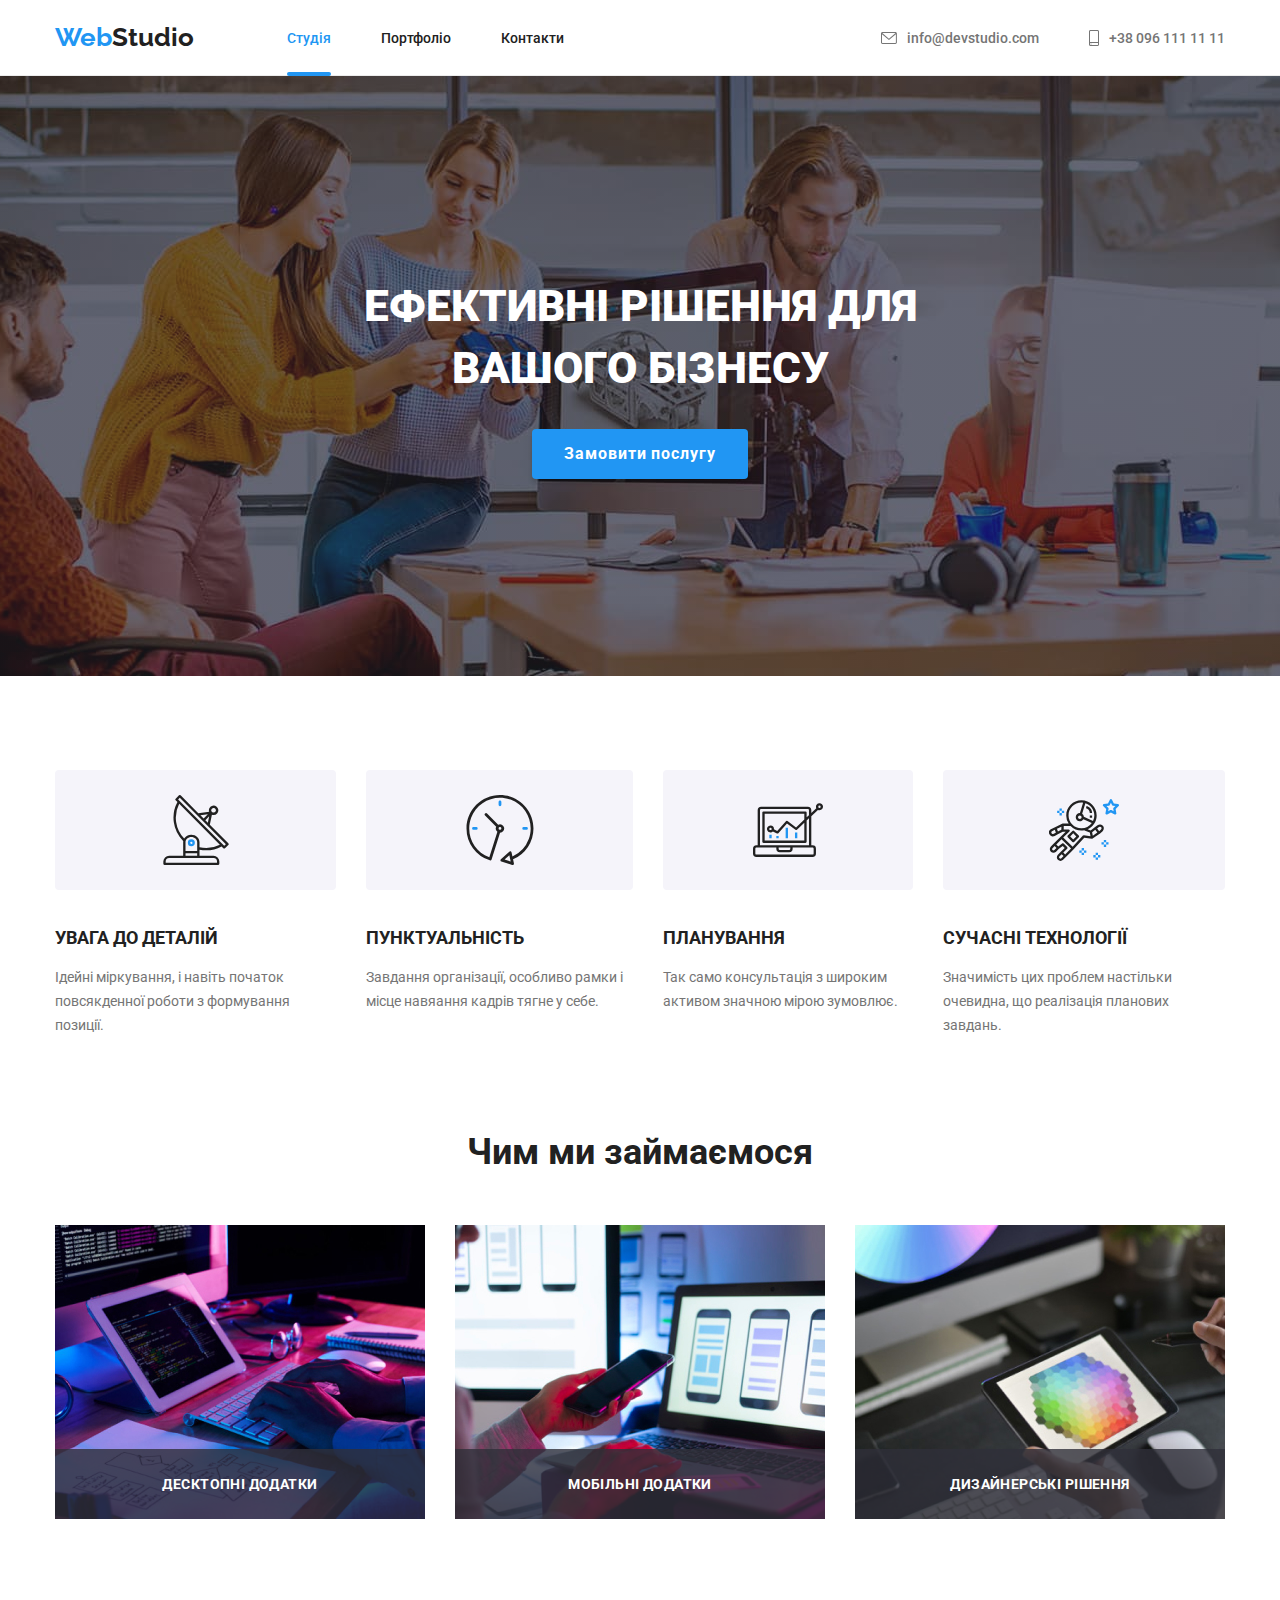
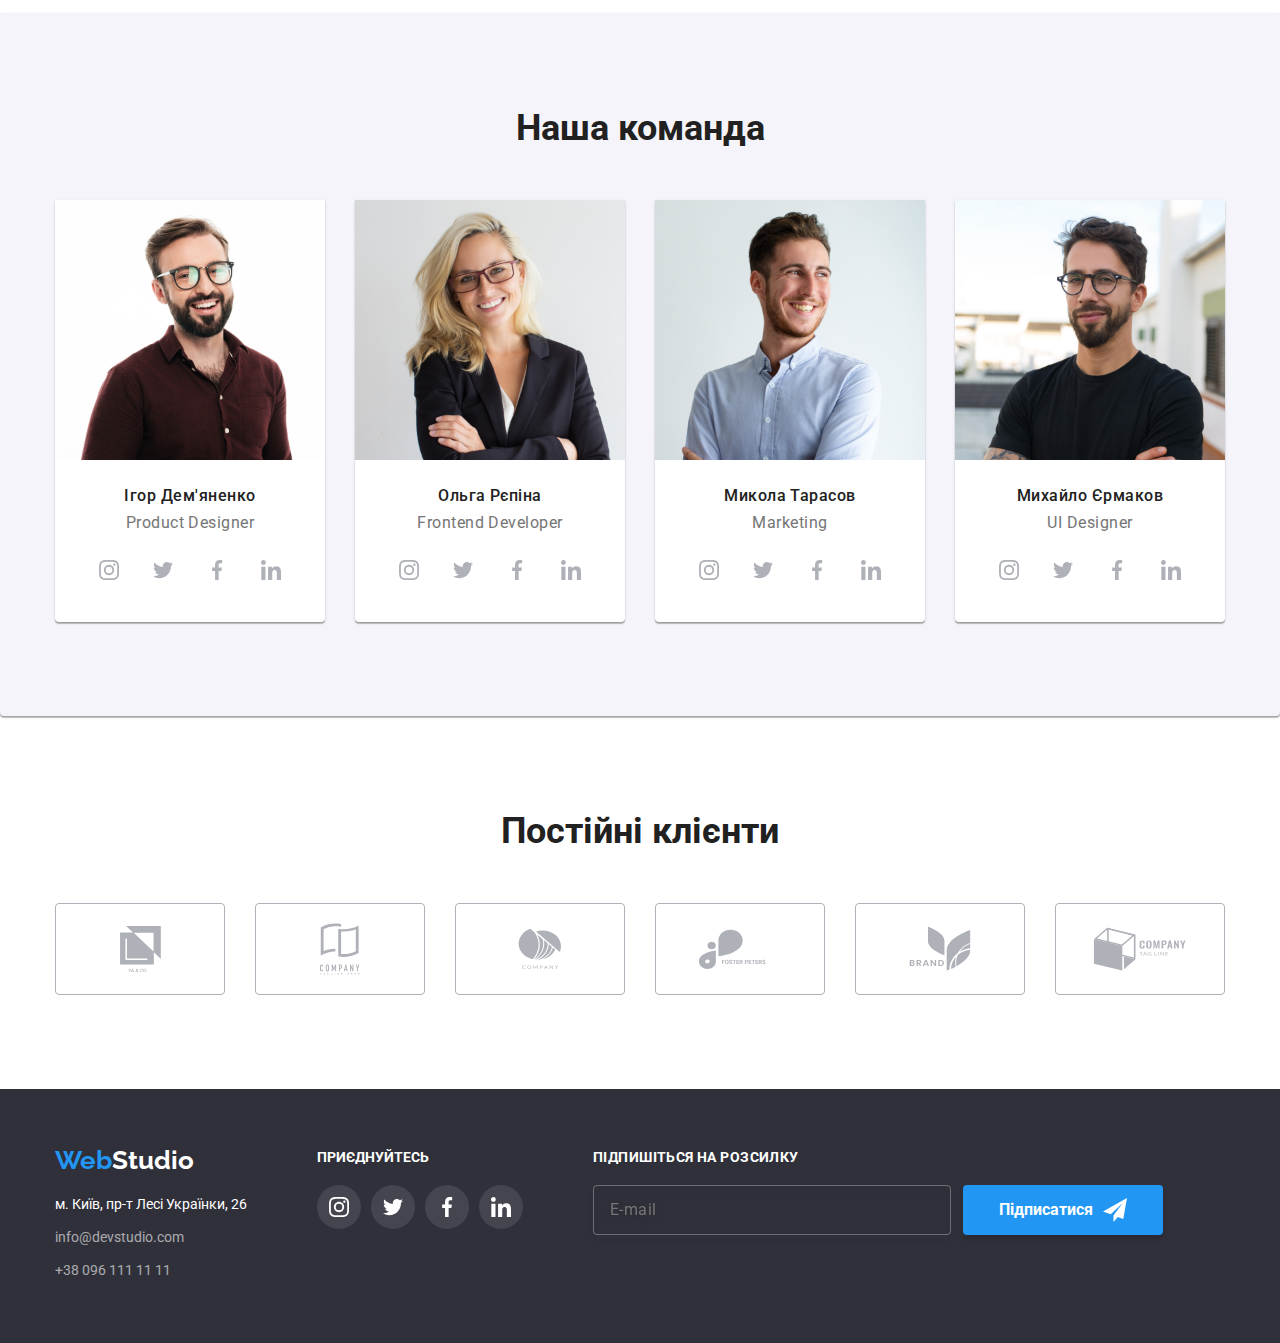
<file: index.html>
<!DOCTYPE html>
<html lang="uk">
  <head>
    <meta charset="UTF-8" />
    <meta http-equiv="X-UA-Compatible" content="IE=edge" />
    <meta name="viewport" content="width=device-width, initial-scale=1.0" />
    <link rel="preconnect" href="https://fonts.googleapis.com" />
    <link rel="preconnect" href="https://fonts.gstatic.com" crossorigin />
    <link
      href="https://fonts.googleapis.com/css2?family=Raleway:wght@700&display=swap"
      rel="stylesheet"
    />
    <link rel="preconnect" href="https://fonts.googleapis.com" />
    <link rel="preconnect" href="https://fonts.gstatic.com" crossorigin />
    <link
      href="https://fonts.googleapis.com/css2?family=Roboto:wght@400;500;700;900&display=swap"
      rel="stylesheet"
    />
    <link
      rel="stylesheet"
      href="https://cdnjs.cloudflare.com/ajax/libs/modern-normalize/1.1.0/modern-normalize.min.css"
    />
    <link rel="stylesheet" href="./css/main.min.css" />
    <title>Студія</title>
  </head>
  <body>
    <!-- Шапка сайта -->
    <header class="header">
      <div class="container header-nav"> 
        <nav class="header-nav">
          <a class="logo header-logo" href="/" lang="en"
            >Web<span class="header-logo-text">Studio</span></a
          >
          <ul class="header-nav-list">
            <li class="header-nav-list__item"><a class="link active" href="/">Студія</a></li>
            <li class="header-nav-list__item">
              <a class="link" href="./portfolio.html">Портфоліо</a>
            </li>
            <li class="header-nav-list__item"><a class="link" href="/">Контакти</a></li>
          </ul>
        </nav>
        <ul class="header-contacts">
          <li class="header-contacts__item">
            <a class="link header-contacts__mail-link" href="mailto:info@devstudio.com">
              <svg width="16" height="12" class="header-contacts__icon">
                <use
                  href="./images/icons.svg/symbol-defs.svg#icon-icon-mail"
                ></use>
              </svg>
              info@devstudio.com</a
            >
          </li>
          <li class="header-contacts__item">
            <a class="link header-contacts__phone-link" href="tel:+380961111111">
              <svg width="10px" height="16px" class="header-contacts__icon">
                <use
                  href="./images/icons.svg/symbol-defs.svg#icon-icon-smartphone"
                ></use>
              </svg>
              +38 096 111 11 11</a
            >
          </li>
        </ul>
      </div>
    </header>

    <main>
      <!-- Замовити послугу за допомогою кнопки -->
      <div class="overlay">
        <section class="hero">
          <div class="container">
            <h1 class="hero__title">Ефективні рішення для вашого бізнесу</h1>
            <button class="hero__button" type="button" data-modal-open>
              Замовити послугу
            </button>
          </div>
        </section>
      </div>
      <!-- Наша перевага -->
      <section class="benefits">
        <div class="container">
          <h2 class="unvisible-title">Наша перевага</h2>
          <ul class="benefits__list">
            <li class="benefits__item">
              <div class="benefits__icon">
                <svg width="70" height="70" class="benefits__icon__item">
                  <use
                    href="./images/icons.svg/symbol-defs.svg#icon-antenna"
                  ></use>
                </svg>
              </div>
              <h3 class="benefits__subtitle">Увага до деталій</h3>
              <p class="benefits__paragraph">
                Ідейні міркування, і навіть початок повсякденної роботи з
                формування позиції.
              </p>
            </li>
            <li class="benefits__item">
              <div class="benefits__icon">
                <svg width="70" height="70" class="benefits__icon__item">
                  <use
                    href="./images/icons.svg/symbol-defs.svg#icon-clock"
                  ></use>
                </svg>
              </div>
              <h3 class="benefits__subtitle">Пунктуальність</h3>
              <p class="benefits__paragraph">
                Завдання організації, особливо рамки і місце навяання кадрів
                тягне у себе.
              </p>
            </li>
            <li class="benefits__item">
              <div class="benefits__icon">
                <svg width="70" height="70" class="benefits__icon__item">
                  <use
                    href="./images/icons.svg/symbol-defs.svg#icon-diagram"
                  ></use>
                </svg>
              </div>
              <h3 class="benefits__subtitle">Планування</h3>
              <p class="benefits__paragraph">
                Так само консультація з широким активом значною мірою зумовлює.
              </p>
            </li>
            <li class="benefits__item">
              <div class="benefits__icon">
                <svg width="70" height="70" class="benefits__icon__item">
                  <use
                    href="./images/icons.svg/symbol-defs.svg#icon-astronaut"
                  ></use>
                </svg>
              </div>
              <h3 class="benefits__subtitle">Сучасні технології</h3>
              <p class="benefits__paragraph">
                Значимість цих проблем настільки очевидна, що реалізація
                планових завдань.
              </p>
            </li>
          </ul>
        </div>
      </section>
      <!-- Чим ми займаємося -->
      <section class="what-we-do">
        <div class="container">
          <h2 class="what-we-do__title">Чим ми займаємося</h2>
          <ul class="what-we-do__list">
            <li>
              <div class="what-we-do__label">
                <img
                  src="./images/img1sq.jpeg"
                  alt="Чоловік пише код"
                  width="370"
                />
                <p class="what-we-do__paragraph">Десктопні додатки</p>
              </div>
            </li>
            <li>
              <div class="what-we-do__label">
                <img
                  src="./images/img2sq.jpeg"
                  alt="Дівчина з телефоном у руці перевіряє щось на екрані монітора"
                  width="370"
                />
                <p class="what-we-do__paragraph">Мобільні додатки</p>
              </div>
            </li>
            <li>
              <div class="what-we-do__label">
                <img
                  src="./images/imgsq.jpeg"
                  alt="Планшет з зображенням растових кольорів"
                  width="370"
                />
                <p class="what-we-do__paragraph">Дизайнерські рішення</p>
              </div>
            </li>
          </ul>
        </div>
      </section>
      <!-- Наша команда -->
      <section class="team">
        <div class="container">
          <h2 class="team__title">Наша команда</h2>
          <ul class="team__list">
            <li class="team__item">
              <img
                src="./images/imgt1sq.jpeg"
                alt="Ігор Дем'яненко"
                width="270"
              />
              <div class="team-person">
                <h3 class="team-person__name">Ігор Дем'яненко</h3>
                <p class="team-person__profession" lang="en">Product Designer</p>
                <ul class="socials">
                  <li>
                    <a class="socials__icon" href="/">
                      <svg width="20" height="20" class="socials__link">
                        <use
                          href="./images/icons.svg/symbol-defs.svg#icon-instagram"
                        ></use>
                      </svg>
                    </a>
                  </li>
                  <li>
                    <a class="socials__icon" href="/">
                      <svg width="20" height="20" class="socials__link">
                        <use
                          href="./images/icons.svg/symbol-defs.svg#icon-twitter"
                        ></use>
                      </svg>
                    </a>
                  </li>
                  <li>
                    <a class="socials__icon" href="/">
                      <svg width="20" height="20" class="socials__link">
                        <use
                          href="./images/icons.svg/symbol-defs.svg#icon-facebook"
                        ></use>
                      </svg>
                    </a>
                  </li>
                  <li>
                    <a class="socials__icon" href="/">
                      <svg width="20" height="20" class="socials__link">
                        <use
                          href="./images/icons.svg/symbol-defs.svg#icon-linkedin"
                        ></use>
                      </svg>
                    </a>
                  </li>
                </ul>
              </div>
            </li>
            <li class="team__item">
              <img src="./images/imgt2sq.jpeg" alt="Ольга Рєпіна" width="270" />
              <div class="team-person">
                <h3 class="team-person__name">Ольга Рєпіна</h3>
                <p class="team-person__profession" lang="en">Frontend Developer</p>
                <ul class="socials">
                  <li>
                    <a class="socials__icon" href="/">
                      <svg width="20" height="20" class="socials__link">
                        <use
                          href="./images/icons.svg/symbol-defs.svg#icon-instagram"
                        ></use>
                      </svg>
                    </a>
                  </li>
                  <li>
                    <a class="socials__icon" href="/">
                      <svg width="20" height="20" class="socials__link">
                        <use
                          href="./images/icons.svg/symbol-defs.svg#icon-twitter"
                        ></use>
                      </svg>
                    </a>
                  </li>
                  <li>
                    <a class="socials__icon" href="/">
                      <svg width="20" height="20" class="socials__link">
                        <use
                          href="./images/icons.svg/symbol-defs.svg#icon-facebook"
                        ></use>
                      </svg>
                    </a>
                  </li>
                  <li>
                    <a class="socials__icon" href="/">
                      <svg width="20" height="20" class="socials__link">
                        <use
                          href="./images/icons.svg/symbol-defs.svg#icon-linkedin"
                        ></use>
                      </svg>
                    </a>
                  </li>
                </ul>
              </div>
            </li>
            <li class="team__item">
              <img
                src="./images/imgt3sq.jpeg"
                alt="Микола Тарасов"
                width="270"
              />
              <div class="team-person">
                <h3 class="team-person__name">Микола Тарасов</h3>
                <p class="team-person__profession" lang="en">Marketing</p>
                <ul class="socials">
                  <li>
                    <a class="socials__icon" href="/">
                      <svg width="20" height="20" class="socials__link">
                        <use
                          href="./images/icons.svg/symbol-defs.svg#icon-instagram"
                        ></use>
                      </svg>
                    </a>
                  </li>
                  <li>
                    <a class="socials__icon" href="/">
                      <svg width="20" height="20" class="socials__link">
                        <use
                          href="./images/icons.svg/symbol-defs.svg#icon-twitter"
                        ></use>
                      </svg>
                    </a>
                  </li>
                  <li>
                    <a class="socials__icon" href="/">
                      <svg width="20" height="20" class="socials__link">
                        <use
                          href="./images/icons.svg/symbol-defs.svg#icon-facebook"
                        ></use>
                      </svg>
                    </a>
                  </li>
                  <li>
                    <a class="socials__icon" href="/">
                      <svg width="20" height="20" class="socials__link">
                        <use
                          href="./images/icons.svg/symbol-defs.svg#icon-linkedin"
                        ></use>
                      </svg>
                    </a>
                  </li>
                </ul>
              </div>
            </li>
            <li class="team__item">
              <img
                src="./images/imgt4sq.jpeg"
                alt="Михайло Єрмаков"
                width="270"
              />
              <div class="team-person">
                <h3 class="team-person__name">Михайло Єрмаков</h3>
                <p class="team-person__profession" lang="en">UI Designer</p>
                <ul class="socials">
                  <li>
                    <a class="socials__icon" href="/">
                      <svg width="20" height="20" class="socials__link">
                        <use
                          href="./images/icons.svg/symbol-defs.svg#icon-instagram"
                        ></use>
                      </svg>
                    </a>
                  </li>
                  <li>
                    <a class="socials__icon" href="/">
                      <svg width="20" height="20" class="socials__link">
                        <use
                          href="./images/icons.svg/symbol-defs.svg#icon-twitter"
                        ></use>
                      </svg>
                    </a>
                  </li>
                  <li>
                    <a class="socials__icon">
                      <svg width="20" height="20" class="socials__link">
                        <use
                          href="./images/icons.svg/symbol-defs.svg#icon-facebook"
                        ></use>
                      </svg>
                    </a>
                  </li>
                  <li>
                    <a class="socials__icon" href="/">
                      <svg width="20" height="20" class="socials__link">
                        <use
                          href="./images/icons.svg/symbol-defs.svg#icon-linkedin"
                        ></use>
                      </svg>
                    </a>
                  </li>
                </ul>
              </div>
            </li>
          </ul>
        </div>
      </section>
      <section class="clients">
        <div class="container">
          <h2 class="clients__title">Постійні клієнти</h2>
          <ul class="clients__list">
            <li>
              <a href="/" class="clients__link clients__item">
                <svg width="41" height="46.7" class="clients__icon">
                  <use
                    href="./images/icons.svg/symbol-defs.svg#icon-company1"
                  ></use>
                </svg>
              </a>
            </li>
            <li>
              <a href="/" class="clients__link clients__item">
                <svg width="40" height="52" class="clients__icon">
                  <use
                    href="./images/icons.svg/symbol-defs.svg#icon-company2"
                  ></use>
                </svg>
              </a>
            </li>
            <li>
              <a href="/" class="clients__link clients__item">
                <svg width="43.46" height="41.18" class="clients__icon">
                  <use
                    href="./images/icons.svg/symbol-defs.svg#icon-company3"
                  ></use>
                </svg>
              </a>
            </li>
            <li>
              <a href="/" class="clients__link clients__item">
                <svg width="84.44" height="40.62" class="clients__icon">
                  <use
                    href="./images/icons.svg/symbol-defs.svg#icon-company4"
                  ></use>
                </svg>
              </a>
            </li>
            <li>
              <a href="/" class="clients__link clients__item">
                <svg width="62.54" height="45.43" class="clients__icon">
                  <use
                    href="./images/icons.svg/symbol-defs.svg#icon-company5"
                  ></use>
                </svg>
              </a>
            </li>
            <li>
              <a href="/" class="clients__link clients__item">
                <svg width="93.79" height="43.93" class="clients__icon">
                  <use
                    href="./images/icons.svg/symbol-defs.svg#icon-company6"
                  ></use>
                </svg>
              </a>
            </li>
          </ul>
        </div>
      </section>
    </main>
    <!-- Футер -->
    <footer class="footer">
      <div class="container footer__container">
        <div>
          <a class="logo footer__logo" href="/" lang="en"
            >Web<span class="footer__studio-logo">Studio</span></a
          >
          <address class="footer__adress">
            <ul class="footer__adress-list">
              <li class="footer__adress-item">
                <a class="footer__adress-link" href="/"
                  >м. Київ, пр-т Лесі Українки, 26</a
                >
              </li>
              <li class="footer__adress-item">
                <a class="footer__adress-info-link" href="mailto:info@devstudio.com"
                  >info@devstudio.com</a
                >
              </li>
                <a class="footer__adress-info-link" href="tel:+380961111111"
                  >+38 096 111 11 11</a
                >
              </li>
            </ul>
          </address>
        </div>
        <div class="footer-connection">
          <h3 class="footer-connection__title">приєднуйтесь</h3>
          <ul class="footer-connection__socials">
            <li>
              <a class="footer-connection__icon" href="/">
                <svg width="20" height="20" class="footer-connection__svg">
                  <use
                    href="./images/icons.svg/symbol-defs.svg#icon-instagram"
                  ></use>
                </svg>
              </a>
            </li>
            <li>
              <a class="footer-connection__icon" href="/">
                <svg width="20" height="20" class="footer-connection__svg">
                  <use
                    href="./images/icons.svg/symbol-defs.svg#icon-twitter"
                  ></use>
                </svg>
              </a>
            </li>
            <li>
              <a class="footer-connection__icon" href="/">
                <svg width="20" height="20" class="footer-connection__svg">
                  <use
                    href="./images/icons.svg/symbol-defs.svg#icon-facebook"
                  ></use>
                </svg>
              </a>
            </li>
            <li>
              <a class="footer-connection__icon" href="/">
                <svg width="20" height="20" class="footer-connection__svg">
                  <use
                    href="./images/icons.svg/symbol-defs.svg#icon-linkedin"
                  ></use>
                </svg>
              </a>
            </li>
          </ul>
        </div>
        <form class="subscribe-form">
          <label for="email" class="form-label subscribe-form__label"
            >Підпишіться на розсилку</label
          >
          <div class="subscribe-form__inputs">
            <div class="input-wrap">
              <input
                type="email"
                name="email"
                id="mail"
                class="subscribe-form__input"
                placeholder="E-mail"
              />
            </div>
            <button class="subscribe-form__btn" type="submit">
              Підписатися
              <svg class="subscribe-form__svg" width="24px" height="24px">
                <use
                  href="./images/icons.svg/symbol-defs.svg#icon-icon-send"
                ></use>
              </svg>
            </button>
          </div>
        </form>
      </div>
    </footer>
    <div class="backdrop is-hidden" data-modal>
      <div class="modal">
        <button class="modal__close-btn" data-modal-close>
          <svg class="modal__close-svg" width="18" height="18">
            <use href="./images/icons.svg/symbol-defs.svg#icon-close"></use>
          </svg>
        </button>
        <p class="modal__title">Залиште свої дані, ми вам передзвонимо</p>
        <form class="modal__form">
          <div class="modal__form-field">
            <label for="name" class="modal__form-label">Ім'я</label>
            <div class="modal__input-wrap">
              <input type="text" name="name" id="name" class="modal__form-input" />
              <svg class="modal__input-icon" width="18" height="18">
                <use
                  href="./images/icons.svg/symbol-defs.svg#icon-person-black"
                ></use>
              </svg>
            </div>
          </div>

          <div class="modal__form-field">
            <label for="tel" class="modal__form-label">Телефон</label>
            <div class="modal__input-wrap">
              <input type="tel" name="tel" id="tel" class="modal__form-input" />
              <svg class="modal__input-icon" width="18" height="18">
                <use
                  href="./images/icons.svg/symbol-defs.svg#icon-phone-black"
                ></use>
              </svg>
            </div>
          </div>

          <div class="modal__form-field">
            <label for="mail" class="modal__form-label">Пошта</label>
            <div class="modal__input-wrap">
              <input type="email" name="mail" id="mail" class="modal__form-input" />
              <svg class="modal__input-icon" width="18" height="18">
                <use
                  href="./images/icons.svg/symbol-defs.svg#icon-email-black"
                ></use>
              </svg>
            </div>
          </div>
          <div class="modal__form-field">
            <label for="comment" class="modal__form-label">Коментар</label>
            <textarea
              class="modal__comment"
              name="comment"
              id="comment"
              placeholder="Введіть текст"
            ></textarea>
          </div>
          <div class="modal__form-field modal__form-field-checkbox">
            <input
              type="checkbox"
              class="modal__input-check visually-hidden"
              name="privacy"
              value="true"
              id="privacy"
            />

            <label for="privacy" class="modal__check-text">
              <span>
                <svg class="modal__check-icon" width="16" height="15">
                  <use
                    href="./images/icons.svg/symbol-defs.svg#icon-check"
                  ></use>
                </svg>
              </span>
              Погоджуюся з розсилкою та приймаю
              <a class="modal__privacy-link"> Умови договору</a></label
            >
          </div>
          <button class="modal__submit-btn" type="submit">Відправити</button>
        </form>
      </div>
    </div>
    <script src="./modal.js"></script>
  </body>
</html>
</file>
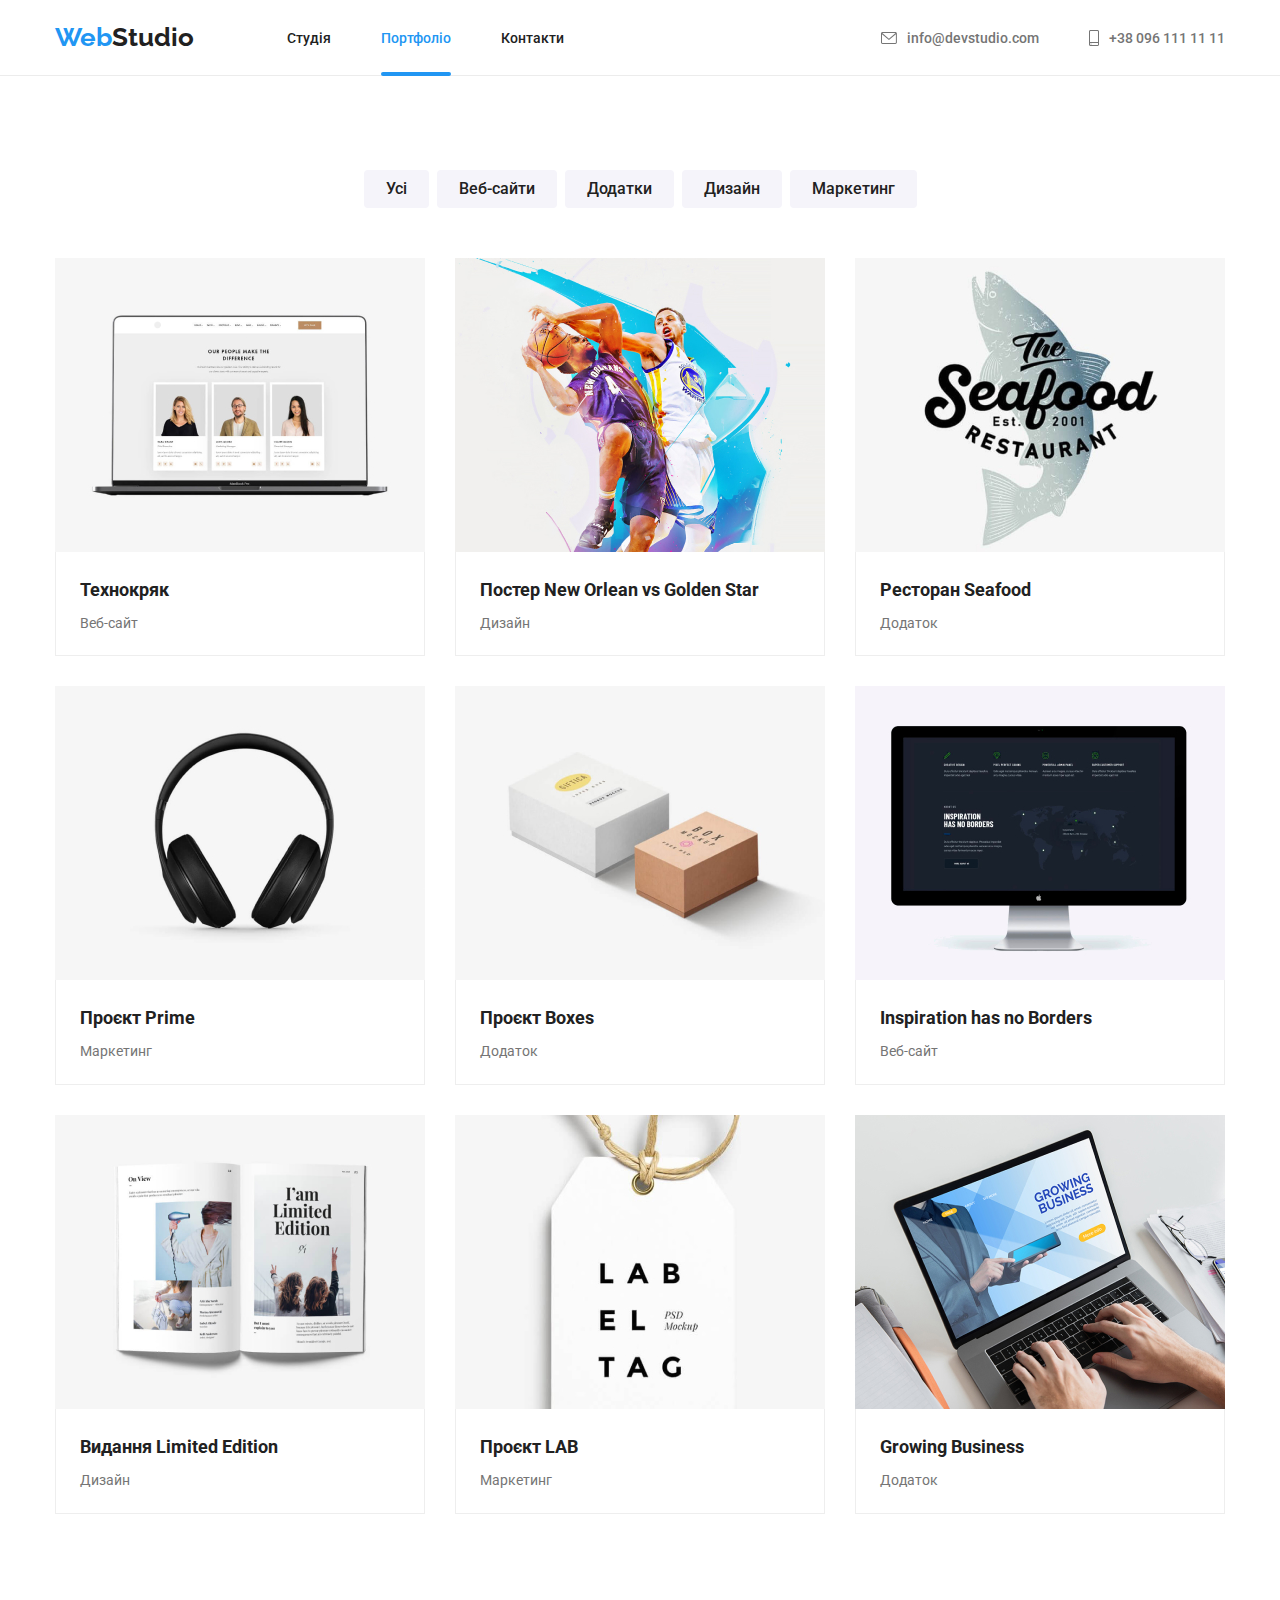
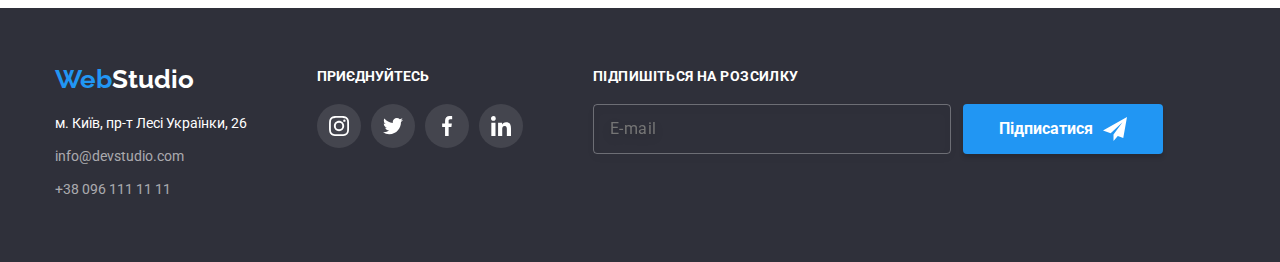
<file: portfolio.html>
<!DOCTYPE html>
<html lang="uk">
  <head>
    <meta charset="UTF-8" />
    <meta http-equiv="X-UA-Compatible" content="IE=edge" />
    <meta name="viewport" content="width=device-width, initial-scale=1.0" />
    <link rel="preconnect" href="https://fonts.gstatic.com" crossorigin />
    <link
      href="https://fonts.googleapis.com/css2?family=Raleway:wght@700&display=swap"
      rel="stylesheet"
    />
    <link rel="preconnect" href="https://fonts.googleapis.com" />
    <link rel="preconnect" href="https://fonts.gstatic.com" crossorigin />
    <link
      href="https://fonts.googleapis.com/css2?family=Roboto:wght@400;500;700;900&display=swap"
      rel="stylesheet"
    />
    <link
      rel="stylesheet"
      href="https://cdnjs.cloudflare.com/ajax/libs/modern-normalize/1.1.0/modern-normalize.min.css"
    />
    <link rel="stylesheet" href="./css/main.min.css" />
    <title>Портфоліо</title>
  </head>
  <body>
<header class="header">
      <div class="container header-nav"> 
        <nav class="header-nav">
          <a class="logo header-logo" href="/" lang="en"
            >Web<span class="header-logo-text">Studio</span></a
          >
          <ul class="header-nav-list">
            <li class="header-nav-list__item"><a class="link" href="./index.html">Студія</a></li>
            <li class="header-nav-list__item">
              <a class="link active" href="/">Портфоліо</a>
            </li>
            <li class="header-nav-list__item"><a class="link" href="/">Контакти</a></li>
          </ul>
        </nav>
        <ul class="header-contacts">
          <li class="header-contacts__item">
            <a class="link header-contacts__mail-link" href="mailto:info@devstudio.com">
              <svg width="16" height="12" class="header-contacts__icon">
                <use
                  href="./images/icons.svg/symbol-defs.svg#icon-icon-mail"
                ></use>
              </svg>
              info@devstudio.com</a
            >
          </li>
          <li class="header-contacts__item">
            <a class="link header-contacts__phone-link" href="tel:+380961111111">
              <svg width="10px" height="16px" class="header-contacts__icon">
                <use
                  href="./images/icons.svg/symbol-defs.svg#icon-icon-smartphone"
                ></use>
              </svg>
              +38 096 111 11 11</a
            >
          </li>
        </ul>
      </div>
    </header>
    <main>
      <section class="filter">
        <div class="container">
          <h1 class="unvisible-title">Фільтр</h1>
          <ul class="filter__list">
            <li class="filter__item">
              <button class="filter__button" type="button">Усі</button>
            </li>
            <li class="filter__item">
              <button class="filter__button" type="button">Веб-сайти</button>
            </li>
            <li class="filter__item">
              <button class="filter__button" type="button">Додатки</button>
            </li>
            <li class="filter__item">
              <button class="filter__button" type="button">Дизайн</button>
            </li>
            <li class="filter__item">
              <button class="filter__button" type="button">Маркетинг</button>
            </li>
          </ul>
          <ul class="projects">
            <li class="projects__list">
              <a href="/" class="projects__link">
                <div class="projects__thumb">
                  <img
                    src="./images/imgtechnokrSQ.jpeg"
                    alt="Приклад веб-сайту"
                    width="370"
                  />
                  <p class="projects__text-overlay">
                    Ресурс пропонує комплексні пропозиції з різним рівнем
                    функціоналу та сервісів. Все це дозволить відвідувачу
                    отримати вичерпні відомості про компанію чи приватну особу.
                  </p>
                </div>
                <div class="projects__text">
                  <h2 class="projects__subtitle">Технокряк</h2>
                  <span class="projects__paragraph">Веб-сайт</span>
                </div>
              </a>
            </li>
            <li class="projects__list">
              <a href="/" class="projects__link">
                <div class="projects__thumb">
                  <img
                    src="./images/imgposterSQ.jpeg"
                    alt="Постер New Orlean vs Golden Star"
                    width="370"
                  />
                  <p class="projects__text-overlay">
                    Ресурс пропонує комплексні пропозиції з різним рівнем
                    функціоналу та сервісів. Все це дозволить відвідувачу
                    отримати вичерпні відомості про компанію чи приватну особу.
                  </p>
                </div>

                <div class="projects__text">
                  <h2 class="projects__subtitle">
                    Постер <span lang="en">New Orlean vs Golden Star</span>
                  </h2>
                  <span class="projects__paragraph">Дизайн</span>
                </div>
              </a>
            </li>
            <li class="projects__list">
              <a href="/" class="projects__link">
                <div class="projects__thumb">
                  <img
                    src="./images/imgseafoodSQ.jpeg"
                    alt="Логотип ресторану"
                    width="370"
                  />
                  <p class="projects__text-overlay">
                    Ресурс пропонує комплексні пропозиції з різним рівнем
                    функціоналу та сервісів. Все це дозволить відвідувачу
                    отримати вичерпні відомості про компанію чи приватну особу.
                  </p>
                </div>
                <div class="projects__text">
                  <h2 class="projects__subtitle">
                    Ресторан <span lang="en">Seafood</span>
                  </h2>
                  <span class="projects__paragraph">Додаток</span>
                </div>
              </a>
            </li>
            <li class="projects__list">
              <a href="/" class="projects__link">
                <div class="projects__thumb">
                  <img
                    src="./images/imgprimeSQ.jpeg"
                    alt="Великі чорні навушники"
                    width="370"
                  />
                  <p class="projects__text-overlay">
                    Ресурс пропонує комплексні пропозиції з різним рівнем
                    функціоналу та сервісів. Все це дозволить відвідувачу
                    отримати вичерпні відомості про компанію чи приватну особу.
                  </p>
                </div>
                <div class="projects__text">
                  <h2 class="projects__subtitle">
                    Проєкт <span lang="en">Prime</span>
                  </h2>
                  <span class="projects__paragraph">Маркетинг</span>
                </div>
              </a>
            </li>
            <li class="projects__list">
              <a href="/" class="projects__link">
                <div class="projects__thumb">
                  <img src="./images/imgboxSQ.jpeg" alt="Коробки" width="370" />
                  <p class="projects__text-overlay">
                    Ресурс пропонує комплексні пропозиції з різним рівнем
                    функціоналу та сервісів. Все це дозволить відвідувачу
                    отримати вичерпні відомості про компанію чи приватну особу.
                  </p>
                </div>
                <div class="projects__text">
                  <h2 class="projects__subtitle">
                    Проєкт <span lang="en">Boxes</span>
                  </h2>
                  <span class="projects__paragraph">Додаток</span>
                </div>
              </a>
            </li>
            <li class="projects__list">
              <a href="/" class="projects__link">
                <div class="projects__thumb">
                  <img
                    src="./images/imginspirationSQ.jpeg"
                    alt="Дизайн веб-сайту показаний на моніторі"
                    width="370"
                  />
                  <p class="projects__text-overlay">
                    Ресурс пропонує комплексні пропозиції з різним рівнем
                    функціоналу та сервісів. Все це дозволить відвідувачу
                    отримати вичерпні відомості про компанію чи приватну особу.
                  </p>
                </div>
                <div class="projects__text">
                  <h2 class="projects__subtitle" lang="en">
                    Inspiration has no Borders
                  </h2>
                  <span class="projects__paragraph">Веб-сайт</span>
                </div>
              </a>
            </li>
            <li class="projects__list">
              <a href="/" class="projects__link">
                <div class="projects__thumb">
                  <img
                    src="./images/imglimitededitionSQ.jpeg"
                    alt="Журнал з дизайном"
                    width="370"
                  />
                  <p class="projects__text-overlay">
                    Ресурс пропонує комплексні пропозиції з різним рівнем
                    функціоналу та сервісів. Все це дозволить відвідувачу
                    отримати вичерпні відомості про компанію чи приватну особу.
                  </p>
                </div>
                <div class="projects__text">
                  <h2 class="projects__subtitle">
                    Видання <span lang="en">Limited Edition</span>
                  </h2>
                  <span class="projects__paragraph">Дизайн</span>
                </div>
              </a>
            </li>
            <li class="projects__list">
              <a href="/" class="projects__link">
                <div class="projects__thumb">
                  <img
                    src="./images/imgLabSQ.jpeg"
                    alt="Етикетка з логотипом"
                    width="370"
                  />
                  <p class="projects__text-overlay">
                    Ресурс пропонує комплексні пропозиції з різним рівнем
                    функціоналу та сервісів. Все це дозволить відвідувачу
                    отримати вичерпні відомості про компанію чи приватну особу.
                  </p>
                </div>
                <div class="projects__text">
                  <h2 class="projects__subtitle">
                    Проєкт <span lang="en">LAB</span>
                  </h2>
                  <span class="projects__paragraph">Маркетинг</span>
                </div>
              </a>
            </li>
            <li class="projects__list">
              <a href="/" class="projects__link">
                <div class="projects__thumb">
                  <img
                    src="./images/imggrowingBussinesSQ.jpeg"
                    alt="Ноутбук з відкритим веб-додатком"
                    width="370"
                  />
                  <p class="projects__text-overlay">
                    Ресурс пропонує комплексні пропозиції з різним рівнем
                    функціоналу та сервісів. Все це дозволить відвідувачу
                    отримати вичерпні відомості про компанію чи приватну особу.
                  </p>
                </div>
                <div class="projects__text">
                  <h2 class="projects__subtitle" lang="en">Growing Business</h2>
                  <span class="projects__paragraph">Додаток</span>
                </div>
              </a>
            </li>
          </ul>
        </div>
      </section>
    </main>
   <footer class="footer">
      <div class="container footer__container">
        <div>
          <a class="logo footer__logo" href="/" lang="en"
            >Web<span class="footer__studio-logo">Studio</span></a
          >
          <address class="footer__adress">
            <ul class="footer__adress-list">
              <li class="footer__adress-item">
                <a class="footer__adress-link" href="/"
                  >м. Київ, пр-т Лесі Українки, 26</a
                >
              </li>
              <li class="footer__adress-item">
                <a class="footer__adress-info-link" href="mailto:info@devstudio.com"
                  >info@devstudio.com</a
                >
              </li>
                <a class="footer__adress-info-link" href="tel:+380961111111"
                  >+38 096 111 11 11</a
                >
              </li>
            </ul>
          </address>
        </div>
        <div class="footer-connection">
          <h3 class="footer-connection__title">приєднуйтесь</h3>
          <ul class="footer-connection__socials">
            <li>
              <a class="footer-connection__icon" href="/">
                <svg width="20" height="20" class="footer-connection__svg">
                  <use
                    href="./images/icons.svg/symbol-defs.svg#icon-instagram"
                  ></use>
                </svg>
              </a>
            </li>
            <li>
              <a class="footer-connection__icon" href="/">
                <svg width="20" height="20" class="footer-connection__svg">
                  <use
                    href="./images/icons.svg/symbol-defs.svg#icon-twitter"
                  ></use>
                </svg>
              </a>
            </li>
            <li>
              <a class="footer-connection__icon" href="/">
                <svg width="20" height="20" class="footer-connection__svg">
                  <use
                    href="./images/icons.svg/symbol-defs.svg#icon-facebook"
                  ></use>
                </svg>
              </a>
            </li>
            <li>
              <a class="footer-connection__icon" href="/">
                <svg width="20" height="20" class="footer-connection__svg">
                  <use
                    href="./images/icons.svg/symbol-defs.svg#icon-linkedin"
                  ></use>
                </svg>
              </a>
            </li>
          </ul>
        </div>
        <form class="subscribe-form">
          <label for="email" class="form-label subscribe-form__label"
            >Підпишіться на розсилку</label
          >
          <div class="subscribe-form__inputs">
            <div class="input-wrap">
              <input
                type="email"
                name="email"
                id="mail"
                class="subscribe-form__input"
                placeholder="E-mail"
              />
            </div>
            <button class="subscribe-form__btn" type="submit">
              Підписатися
              <svg class="subscribe-form__svg" width="24px" height="24px">
                <use
                  href="./images/icons.svg/symbol-defs.svg#icon-icon-send"
                ></use>
              </svg>
            </button>
          </div>
        </form>
      </div>
    </footer>
  </body>
</html>
</file>
<file: css/main.min.css>
*:before,*:after{-webkit-box-sizing:border-box;box-sizing:border-box}p,h1,h2,h3{margin:0}ul{margin:0;padding:0;list-style:none}body{font-family:Roboto,sans-serif;color:#212121;background-color:#fff;margin:0;padding:0}button{cursor:pointer}img{display:block;max-width:100%;height:auto}a:focus{outline:none}.section{display:block}.container{margin-left:auto;margin-right:auto;padding-left:15px;padding-right:15px;width:1200px}.unvisible-title{display:none}.visually-hidden{position:absolute;width:1px;height:1px;margin:-1px;border:0;padding:0;white-space:nowrap;-webkit-clip-path:inset(100%);clip-path:inset(100%);clip:rect(0 0 0 0);overflow:hidden}.link{font-weight:500;font-size:14px;line-height:1;color:var(--main-color);text-decoration:none;height:76px;display:-webkit-inline-box;display:-ms-inline-flexbox;display:inline-flex;-webkit-box-align:center;-ms-flex-align:center;align-items:center;-webkit-transition:color 250ms cubic-bezier(0.4, 0, 0.2, 1);transition:color 250ms cubic-bezier(0.4, 0, 0.2, 1)}.link:hover,.link:focus{color:#2196f3}.active{color:#2196f3;position:relative}.active::after{position:absolute;bottom:0;left:0;content:"";display:block;width:100%;height:4px;background-color:#2196f3;border-radius:2px}.logo{color:#2196f3;font-family:Raleway;font-weight:700;font-size:26px;line-height:.9;text-decoration:none;padding-top:24px;padding-bottom:25px}.overlay{max-width:1600px;height:600px;margin-left:auto;margin-right:auto;background-image:-webkit-gradient(linear, left top, right top, from(rgba(47, 48, 58, 0.4)), to(rgba(47, 48, 58, 0.4))),url("../images/background-imageSQ.jpeg");background-image:linear-gradient(to right, rgba(47, 48, 58, 0.4), rgba(47, 48, 58, 0.4)),url("../images/background-imageSQ.jpeg");background-size:cover;background-repeat:no-repeat;background-position:center;background-color:var(--background-color)}.form-label{font-weight:400;font-size:12px;color:var(--light-grey);padding-top:10px;padding-bottom:4px}.header{background-color:#fff;border-bottom:1px solid #ececec;height:76px}.header-contacts{display:-webkit-box;display:-ms-flexbox;display:flex;-webkit-column-gap:50px;-moz-column-gap:50px;column-gap:50px;margin-left:auto}.header-nav{display:-webkit-box;display:-ms-flexbox;display:flex;-webkit-box-align:center;-ms-flex-align:center;align-items:center}.header-nav-list{display:-webkit-box;display:-ms-flexbox;display:flex;-webkit-box-pack:center;-ms-flex-pack:center;justify-content:center}.header-logo{margin-right:93px}.header-logo-text{color:#212121}.header-nav-list__item:not(:last-child){margin-right:50px}.header-contacts__mail-link{color:#757575;display:-webkit-box;display:-ms-flexbox;display:flex;-webkit-box-align:center;-ms-flex-align:center;align-items:center}.header-contacts__mail-link:focus__icon{fill:#2196f3}.header-contacts__phone-link{color:#757575;display:-webkit-box;display:-ms-flexbox;display:flex;-webkit-box-align:center;-ms-flex-align:center;align-items:center}.header-contacts__icon{fill:currentColor;margin-right:10px;-webkit-transition:fill 250ms cubic-bezier(0.4, 0, 0.2, 1);transition:fill 250ms cubic-bezier(0.4, 0, 0.2, 1)}.hero{padding-top:200px;padding-bottom:200px;text-align:center}.hero__title{font-weight:900;font-size:44px;font-style:normal;line-height:1.4;color:#fff;text-align:center;text-transform:uppercase;margin:0 auto;width:696px}.hero__button{display:inline-block;color:#fff;background-color:#2196f3;letter-spacing:.06em;font-weight:700;font-size:16px;line-height:1.88;min-width:216px;cursor:pointer;margin-top:30px;padding:10px 32px;border:0 solid rgba(0,0,0,0);border-radius:4px;-webkit-box-shadow:0px 4px 4px rgba(0,0,0,.15);box-shadow:0px 4px 4px rgba(0,0,0,.15)}.benefits{padding-top:94px}.benefits__list{display:-webkit-box;display:-ms-flexbox;display:flex;gap:30px}.benefits__item{fill:currentColor}.benefits__subtitle{font-weight:700;font-size:18px;line-height:2;color:#212121;text-transform:uppercase;margin-bottom:10px}.benefits__paragraph{font-weight:400;font-size:14px;line-height:1.7;color:#757575}.benefits__icon{display:-webkit-box;display:-ms-flexbox;display:flex;-webkit-box-align:center;-ms-flex-align:center;align-items:center;-webkit-box-pack:center;-ms-flex-pack:center;justify-content:center;padding-top:25px;padding-bottom:25px;margin-bottom:30px;background:#f5f4fa;border-radius:4px}.what-we-do{padding-bottom:94px;padding-top:94px}.what-we-do__title{text-align:center;font-weight:700;font-size:36px;line-height:1.2;color:#212121;margin-bottom:50px}.what-we-do__list{display:-webkit-box;display:-ms-flexbox;display:flex;gap:30px}.what-we-do__label{position:relative}.what-we-do__paragraph{content:"";position:absolute;width:370px;height:70px;background:rgba(47,48,58,.8);bottom:0;left:0;color:#fff;font-weight:700;font-size:14px;text-align:center;padding-top:27px;padding-bottom:27px;letter-spacing:.03em;text-transform:uppercase}.team{background-color:#f5f4fa;-webkit-box-shadow:0px 1px 3px rgba(0,0,0,.12),0px 1px 1px rgba(0,0,0,.14),0px 2px 1px rgba(0,0,0,.2);box-shadow:0px 1px 3px rgba(0,0,0,.12),0px 1px 1px rgba(0,0,0,.14),0px 2px 1px rgba(0,0,0,.2);border-radius:0px 0px 4px 4px;padding-top:94px;padding-bottom:94px}.team__title{margin-bottom:50px;text-align:center;font-weight:700;font-size:36px;line-height:1.2;color:color("main-color")}.team__list{display:-webkit-box;display:-ms-flexbox;display:flex;-webkit-box-pack:justify;-ms-flex-pack:justify;justify-content:space-between;-webkit-column-gap:30px;-moz-column-gap:30px;column-gap:30px;margin:0}.team__item{background:#fff;-webkit-box-shadow:0px 1px 3px rgba(0,0,0,.12),0px 1px 1px rgba(0,0,0,.14),0px 2px 1px rgba(0,0,0,.2);box-shadow:0px 1px 3px rgba(0,0,0,.12),0px 1px 1px rgba(0,0,0,.14),0px 2px 1px rgba(0,0,0,.2);border-radius:0px 0px 4px 4px}.team-person{padding-top:30px;padding-bottom:30px;padding-left:10px;padding-right:10px;text-align:center}.team-person__name{font-weight:500;font-size:16px;line-height:.8;letter-spacing:.03em;color:#212121;margin-bottom:10px}.team-person__profession{font-weight:400;font-size:16px;line-height:1.2;letter-spacing:.03em;color:#757575}.socials{display:-webkit-box;display:-ms-flexbox;display:flex;-webkit-box-pack:center;-ms-flex-pack:center;justify-content:center;margin:0 auto;-webkit-column-gap:10px;-moz-column-gap:10px;column-gap:10px;padding-top:16px}.socials__icon{display:-webkit-box;display:-ms-flexbox;display:flex;-webkit-box-pack:center;-ms-flex-pack:center;justify-content:center;-webkit-box-align:center;-ms-flex-align:center;align-items:center;border-radius:50%;width:44px;height:44px;-webkit-transition:background-color 250ms cubic-bezier(0.4, 0, 0.2, 1);transition:background-color 250ms cubic-bezier(0.4, 0, 0.2, 1)}.socials__icon:hover,.socials__icon:focus{background-color:#2196f3}.socials__icon:hover>.socials__link,.socials__icon:focus>.socials__link{fill:#fff}.socials__link{fill:#afb1b8;-webkit-transition:fill 250ms cubic-bezier(0.4, 0, 0.2, 1);transition:fill 250ms cubic-bezier(0.4, 0, 0.2, 1)}.clients{display:-webkit-box;display:-ms-flexbox;display:flex;-webkit-column-gap:30px;-moz-column-gap:30px;column-gap:30px;padding-top:94px;padding-bottom:94px}.clients__title{margin-bottom:50px;text-align:center;font-weight:700;font-size:36px;line-height:1.2;color:#212121}.clients__list{display:-webkit-box;display:-ms-flexbox;display:flex;-webkit-box-pack:justify;-ms-flex-pack:justify;justify-content:space-between;-webkit-column-gap:30px;-moz-column-gap:30px;column-gap:30px;margin:0}.clients__item{display:-webkit-box;display:-ms-flexbox;display:flex;-webkit-box-pack:center;-ms-flex-pack:center;justify-content:center;-webkit-box-align:center;-ms-flex-align:center;align-items:center;width:170px;height:92px;border:1px solid #afb1b8;border-radius:4px;-webkit-transition:border 250ms cubic-bezier(0.4, 0, 0.2, 1);transition:border 250ms cubic-bezier(0.4, 0, 0.2, 1)}.clients__icon{fill:#afb1b8;-webkit-transition:fill 250ms cubic-bezier(0.4, 0, 0.2, 1);transition:fill 250ms cubic-bezier(0.4, 0, 0.2, 1)}.clients__link{-webkit-transition:border 250ms cubic-bezier(0.4, 0, 0.2, 1);transition:border 250ms cubic-bezier(0.4, 0, 0.2, 1)}.clients__link:focus.clients__item,.clients__link:hover.clients__item{border:1px solid #2196f3}.clients__link:focus.clients__item>.clients__icon,.clients__link:hover.clients__item>.clients__icon{fill:#2196f3}.footer{background-color:#2f303a;padding-top:60px;padding-bottom:60px;display:-webkit-box;display:-ms-flexbox;display:flex;-webkit-box-pack:center;-ms-flex-pack:center;justify-content:center}.footer__container{display:-webkit-box;display:-ms-flexbox;display:flex;-webkit-column-gap:70px;-moz-column-gap:70px;column-gap:70px}.footer__logo{padding-top:0px;padding-bottom:0px}.footer__studio-logo{color:#fff;padding-top:0px;padding-bottom:0px}.footer__adress{font-style:normal;margin-top:20px}.footer__adress-list{padding:0}.footer__adress-item:not(:last-child){margin-bottom:9px}.footer__adress-link{font-weight:400;font-size:14px;line-height:1.7;color:#fff;text-decoration:none;-webkit-transition:color 250ms cubic-bezier(0.4, 0, 0.2, 1);transition:color 250ms cubic-bezier(0.4, 0, 0.2, 1)}.footer__adress-link:hover,.footer__adress-link:focus{color:#2196f3}.footer__adress-info-link{font-weight:400;font-size:14px;line-height:1.7;color:rgba(255,255,255,.6);text-decoration:none;-webkit-transition:color 250ms cubic-bezier(0.4, 0, 0.2, 1);transition:color 250ms cubic-bezier(0.4, 0, 0.2, 1)}.footer__adress-info-link:hover,.footer__adress-info-link:focus{color:#2196f3}.footer-connection{display:-webkit-box;display:-ms-flexbox;display:flex;-webkit-box-orient:vertical;-webkit-box-direction:normal;-ms-flex-direction:column;flex-direction:column}.footer-connection__title{text-transform:uppercase;font-size:14px;color:#fff;padding-bottom:20px}.footer-connection__socials{display:-webkit-box;display:-ms-flexbox;display:flex;-webkit-column-gap:10px;-moz-column-gap:10px;column-gap:10px}.footer-connection__svg{fill:#fff}.footer-connection__icon{display:-webkit-box;display:-ms-flexbox;display:flex;border-radius:50%;-webkit-box-pack:center;-ms-flex-pack:center;justify-content:center;-webkit-box-align:center;-ms-flex-align:center;align-items:center;width:44px;height:44px;background-color:rgba(255,255,255,.1);-webkit-transition:background-color 250ms cubic-bezier(0.4, 0, 0.2, 1);transition:background-color 250ms cubic-bezier(0.4, 0, 0.2, 1)}.footer-connection__icon:hover,.footer-connection__icon:focus{background-color:#2196f3}.subscribe-form{display:-webkit-box;display:-ms-flexbox;display:flex;-webkit-box-orient:vertical;-webkit-box-direction:normal;-ms-flex-direction:column;flex-direction:column;row-gap:20px}.subscribe-form__label{padding:0;font-weight:700;font-size:14px;line-height:16px;letter-spacing:.03em;text-transform:uppercase;color:#fff}.subscribe-form__inputs{display:-webkit-box;display:-ms-flexbox;display:flex;-webkit-column-gap:12px;-moz-column-gap:12px;column-gap:12px}.subscribe-form__input{background-color:rgba(0,0,0,0);border-radius:4px;border:1px solid rgba(255,255,255,.3);color:#fff;-webkit-filter:drop-shadow(0px 4px 4px rgba(0, 0, 0, 0.15));filter:drop-shadow(0px 4px 4px rgba(0, 0, 0, 0.15));font-size:16px;font-weight:400;height:50px;letter-spacing:.03em;line-height:20px;padding:15px 16px;width:358px;outline:rgba(0,0,0,0)}.subscribe-form__input:focus{border-color:#2196f3}.subscribe-form__btn{display:-webkit-box;display:-ms-flexbox;display:flex;-webkit-box-pack:center;-ms-flex-pack:center;justify-content:center;gap:10px;-webkit-box-align:center;-ms-flex-align:center;align-items:center;font-weight:700;font-size:16px;width:200px;height:50px;-webkit-box-shadow:0px 4px 4px rgba(0,0,0,.15);box-shadow:0px 4px 4px rgba(0,0,0,.15);border-radius:4px;border:0 solid rgba(0,0,0,0);background-color:#2196f3;color:#fff}.backdrop{position:fixed;top:0;left:0;width:100%;height:100%;background-color:rgba(0,0,0,.2);opacity:1;-webkit-transition:opacity 250ms cubic-bezier(0.4, 0, 0.2, 1),visibility 250ms cubic-bezier(0.4, 0, 0.2, 1);transition:opacity 250ms cubic-bezier(0.4, 0, 0.2, 1),visibility 250ms cubic-bezier(0.4, 0, 0.2, 1)}.backdrop.is-hidden{opacity:0;pointer-events:none;visibility:hidden}.backdrop.is-hidden>.modal{-webkit-transform:translate(-50%, -50%) scale(0.8);transform:translate(-50%, -50%) scale(0.8);opacity:0}.modal{position:absolute;top:50%;left:50%;-webkit-box-shadow:0px 1px 3px rgba(0,0,0,.12),0px 1px 1px rgba(0,0,0,.14),0px 2px 1px rgba(0,0,0,.2);box-shadow:0px 1px 3px rgba(0,0,0,.12),0px 1px 1px rgba(0,0,0,.14),0px 2px 1px rgba(0,0,0,.2);border-radius:4px;width:528px;height:581px;background-color:#fff;opacity:1;-webkit-transform:translate(-50%, -50%) scale(1);transform:translate(-50%, -50%) scale(1);-webkit-transition:opacity 250ms cubic-bezier(0.4, 0, 0.2, 1),-webkit-transform 250ms cubic-bezier(0.4, 0, 0.2, 1);transition:opacity 250ms cubic-bezier(0.4, 0, 0.2, 1),-webkit-transform 250ms cubic-bezier(0.4, 0, 0.2, 1);transition:transform 250ms cubic-bezier(0.4, 0, 0.2, 1),opacity 250ms cubic-bezier(0.4, 0, 0.2, 1);transition:transform 250ms cubic-bezier(0.4, 0, 0.2, 1),opacity 250ms cubic-bezier(0.4, 0, 0.2, 1),-webkit-transform 250ms cubic-bezier(0.4, 0, 0.2, 1)}.modal__title{font-size:20px;font-weight:700;line-height:.9;letter-spacing:.03em;text-align:center;margin-top:40px}.modal__form{margin:12px 40px 40px 40px}.modal__form-field{display:-webkit-box;display:-ms-flexbox;display:flex;-webkit-box-orient:vertical;-webkit-box-direction:normal;-ms-flex-direction:column;flex-direction:column;-webkit-column-gap:4px;-moz-column-gap:4px;column-gap:4px;cursor:pointer}.modal__input-wrap{position:relative}.modal__privacy-link{margin-left:5px}.modal__form-label{font-weight:400;font-size:12px;color:#757575;padding-top:10px;padding-bottom:4px}.modal__submit-btn{width:200px;height:50px;margin-top:30px;margin-left:125px;margin-right:125px;font-weight:700;font-size:16px;background-color:#2196f3;color:#fff;-webkit-box-shadow:0px 4px 4px rgba(0,0,0,.15);box-shadow:0px 4px 4px rgba(0,0,0,.15);border-radius:4px;border:0 solid rgba(0,0,0,0)}.modal__input-check:checked+.modal__check-text span{background-color:#2196f3;border:rgba(0,0,0,0);fill:#fff}.modal__close-svg:hover{fill:#2196f3}.modal__close-btn{position:absolute;top:8px;right:8px;display:-webkit-box;display:-ms-flexbox;display:flex;border-radius:50%;-webkit-box-pack:center;-ms-flex-pack:center;justify-content:center;-webkit-box-align:center;-ms-flex-align:center;align-items:center;width:30px;height:30px;border:1px solid rgba(0,0,0,.1);background-color:#fff}.modal__close-btn:hover{cursor:pointer}.modal__form-input{width:100%;height:40px;border:1px solid rgba(33,33,33,.2);border-radius:4px;font-size:12px;color:#757575;outline:rgba(0,0,0,0);color:#212121;font-size:14px;padding-left:42px;-webkit-transition:border-color 250ms cubic-bezier(0.4, 0, 0.2, 1);transition:border-color 250ms cubic-bezier(0.4, 0, 0.2, 1)}.modal__form-input:focus{border-color:#2196f3}.modal__form-input:focus+.modal__input-icon{fill:#2196f3}.modal__input-icon{position:absolute;left:10px;top:50%;-webkit-transform:translateY(-50%);transform:translateY(-50%);-webkit-transition:fill 250ms cubic-bezier(0.4, 0, 0.2, 1);transition:fill 250ms cubic-bezier(0.4, 0, 0.2, 1)}.modal__comment{width:100%;height:120px;border:1px solid rgba(33,33,33,.2);border-radius:4px;resize:none;outline:rgba(0,0,0,0);padding:12px 16px 12px 16px;-webkit-transition:border-color 250ms cubic-bezier(0.4, 0, 0.2, 1);transition:border-color 250ms cubic-bezier(0.4, 0, 0.2, 1)}.modal__comment::-webkit-input-placeholder{font-weight:400;font-size:12px;line-height:14px;letter-spacing:.01em;color:rgba(117,117,117,.5)}.modal__comment::-moz-placeholder{font-weight:400;font-size:12px;line-height:14px;letter-spacing:.01em;color:rgba(117,117,117,.5)}.modal__comment:-ms-input-placeholder{font-weight:400;font-size:12px;line-height:14px;letter-spacing:.01em;color:rgba(117,117,117,.5)}.modal__comment::-ms-input-placeholder{font-weight:400;font-size:12px;line-height:14px;letter-spacing:.01em;color:rgba(117,117,117,.5)}.modal__comment::placeholder{font-weight:400;font-size:12px;line-height:14px;letter-spacing:.01em;color:rgba(117,117,117,.5)}.modal__comment:focus{border-color:#2196f3}.modal__form-field-checkbox{-webkit-box-orient:horizontal;-webkit-box-direction:normal;-ms-flex-direction:row;flex-direction:row;-webkit-box-align:center;-ms-flex-align:center;align-items:center;margin-top:20px}.modal__check-text{display:-webkit-box;display:-ms-flexbox;display:flex;-webkit-box-align:center;-ms-flex-align:center;align-items:center;cursor:pointer;margin-left:30px;font-weight:400;font-size:14px}.modal__check-text>a{text-decoration:underline;color:#2196f3}.modal__check-text span{width:16px;height:15px;border:2px solid #212121;border-radius:3px;margin-right:5px;display:-webkit-box;display:-ms-flexbox;display:flex;-webkit-box-align:center;-ms-flex-align:center;align-items:center;-webkit-box-pack:center;-ms-flex-pack:center;justify-content:center;fill:rgba(0,0,0,0)}.filter{padding-top:94px;padding-bottom:94px}.filter__list{display:-webkit-box;display:-ms-flexbox;display:flex;-webkit-box-pack:center;-ms-flex-pack:center;justify-content:center;margin-bottom:50px}.filter__item:not(:last-child){padding-right:8px}.filter__button{padding-top:6px;padding-bottom:6px;padding-left:22px;padding-right:22px;border-radius:4px;border:1px;background-color:#f5f4fa}.filter__button{font-family:Roboto;font-weight:500;font-size:16px;line-height:1.6;color:#212121;background-color:#f5f4fa;-webkit-transition:background-color 250ms cubic-bezier(0.4, 0, 0.2, 1),color 250ms cubic-bezier(0.4, 0, 0.2, 1);transition:background-color 250ms cubic-bezier(0.4, 0, 0.2, 1),color 250ms cubic-bezier(0.4, 0, 0.2, 1)}.filter__button:hover,.filter__button:focus{color:#fff;background-color:#2196f3;-webkit-box-shadow:0px 3px 1px rgba(0,0,0,.1),0px 1px 2px rgba(0,0,0,.08),0px 2px 2px rgba(0,0,0,.12);box-shadow:0px 3px 1px rgba(0,0,0,.1),0px 1px 2px rgba(0,0,0,.08),0px 2px 2px rgba(0,0,0,.12);border-radius:4px}.projects{display:-webkit-box;display:-ms-flexbox;display:flex;-ms-flex-wrap:wrap;flex-wrap:wrap;gap:30px;padding:0px}.projects__list{width:370px}.projects__link{display:block;text-decoration:none;position:relative;-webkit-transition:-webkit-box-shadow 250ms cubic-bezier(0.4, 0, 0.2, 1);transition:-webkit-box-shadow 250ms cubic-bezier(0.4, 0, 0.2, 1);transition:box-shadow 250ms cubic-bezier(0.4, 0, 0.2, 1);transition:box-shadow 250ms cubic-bezier(0.4, 0, 0.2, 1), -webkit-box-shadow 250ms cubic-bezier(0.4, 0, 0.2, 1)}.projects__link:hover,.projects__link:focus{-webkit-box-shadow:0px 1px 1px rgba(0,0,0,.12),0px 4px 4px rgba(0,0,0,.06),1px 4px 6px rgba(0,0,0,.16);box-shadow:0px 1px 1px rgba(0,0,0,.12),0px 4px 4px rgba(0,0,0,.06),1px 4px 6px rgba(0,0,0,.16)}.projects__link:hover .projects__text-overlay,.projects__link:focus .projects__text-overlay{-webkit-transform:translateY(0);transform:translateY(0);opacity:1}.projects__text{padding-top:20px;padding-bottom:20px;padding-left:24px;padding-right:24px;border-left:1px solid #eee;border-right:1px solid #eee;border-bottom:1px solid #eee}.projects__subtitle{font-weight:700;font-size:18px;line-height:2;color:#212121;margin-bottom:4px}.projects__paragraph{font-weight:400;font-size:14px;line-height:1.7;color:#757575}.projects__thumb{position:relative;overflow:hidden}.projects__text-overlay{position:absolute;bottom:0;left:0;opacity:0;width:370px;height:294px;background-color:rgba(33,150,243,.9);font-weight:400;font-size:18px;color:#fff;text-align:left;line-height:156%;letter-spacing:.03em;padding-top:63px;padding-bottom:63px;padding-right:24px;padding-left:24px;-webkit-transform:translateY(100%);transform:translateY(100%);-webkit-transition:-webkit-transform 250ms cubic-bezier(0.4, 0, 0.2, 1);transition:-webkit-transform 250ms cubic-bezier(0.4, 0, 0.2, 1);transition:transform 250ms cubic-bezier(0.4, 0, 0.2, 1);transition:transform 250ms cubic-bezier(0.4, 0, 0.2, 1), -webkit-transform 250ms cubic-bezier(0.4, 0, 0.2, 1)}/*# sourceMappingURL=main.min.css.map */
</file>
